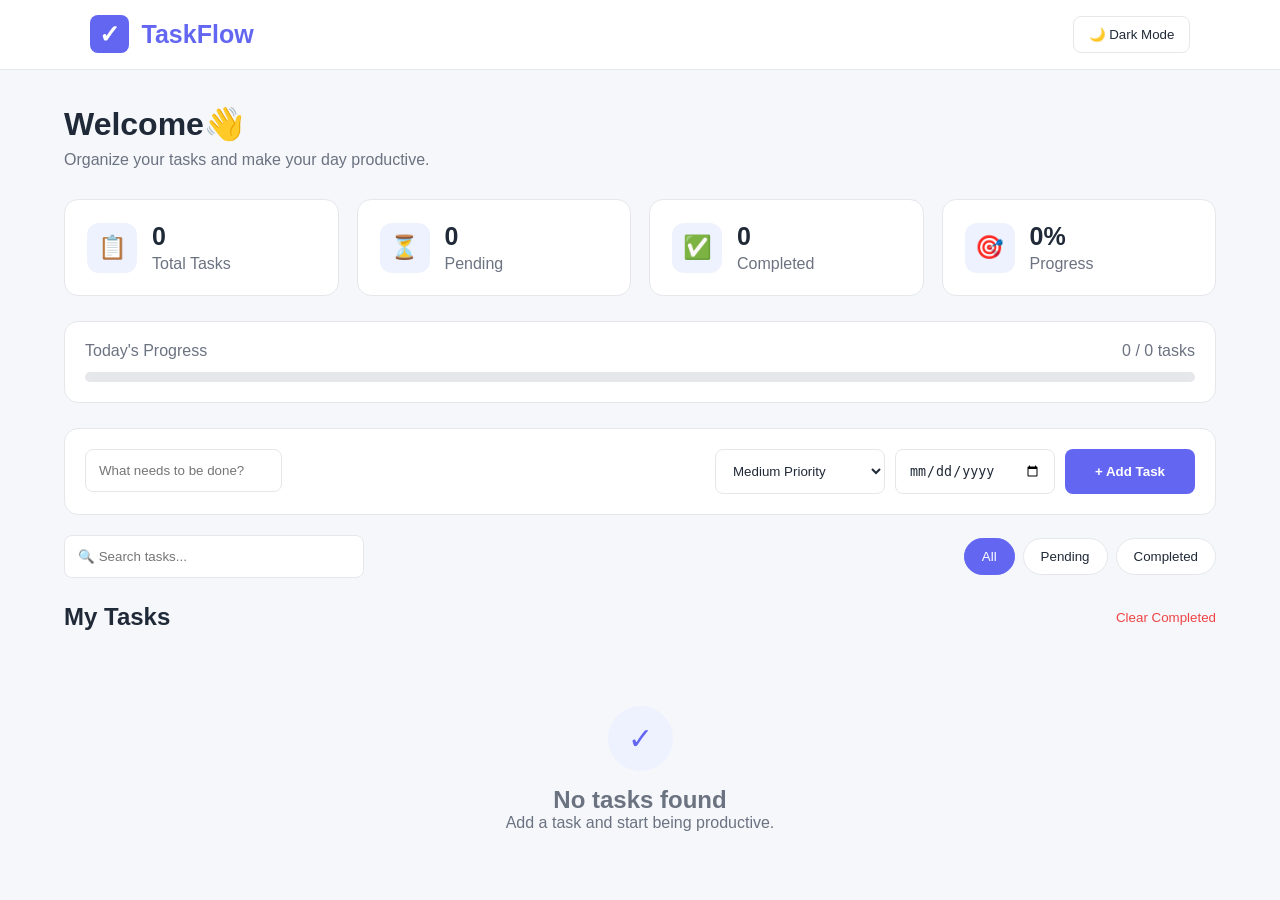
<file: index.html>
<!DOCTYPE html>
<html lang="en">

<head>
    <meta charset="UTF-8">
    <meta name="viewport" content="width=device-width, initial-scale=1.0">

    <title>TaskFlow </title>

    <link rel="stylesheet" href="to.css">
</head>

<body>

    <!-- ================= HEADER ================= -->

    <header class="topbar">

        <div class="logo">
            <span>✓</span>
            TaskFlow
        </div>

        <button id="themeBtn" onclick="toggleTheme()">
            🌙 Dark Mode
        </button>

    </header>


    <!-- ================= MAIN ================= -->

    <main class="container">

        <!-- Welcome -->

        <section class="welcome">

            <div>
                <h1>Welcome👋</h1>

                <p>
                    Organize your tasks and make your day productive.
                </p>
            </div>

        </section>


        <!-- ================= DASHBOARD ================= -->

        <section class="dashboard">

            <div class="stat-card">

                <div class="stat-icon">📋</div>

                <div>
                    <h3 id="totalTasks">0</h3>
                    <p>Total Tasks</p>
                </div>

            </div>


            <div class="stat-card">

                <div class="stat-icon">⏳</div>

                <div>
                    <h3 id="pendingTasks">0</h3>
                    <p>Pending</p>
                </div>

            </div>


            <div class="stat-card">

                <div class="stat-icon">✅</div>

                <div>
                    <h3 id="completedTasks">0</h3>
                    <p>Completed</p>
                </div>

            </div>


            <div class="stat-card">

                <div class="stat-icon">🎯</div>

                <div>
                    <h3 id="progressPercent">0%</h3>
                    <p>Progress</p>
                </div>

            </div>

        </section>


        <!-- ================= PROGRESS ================= -->

        <section class="progress-section">

            <div class="progress-header">

                <span>Today's Progress</span>

                <span id="progressText">0 / 0 tasks</span>

            </div>

            <div class="progress-bar">

                <div id="progressFill"></div>

            </div>

        </section>


        <!-- ================= ADD TASK ================= -->

        <section class="add-section">

            <div class="input-wrapper">

                <input
                    type="text"
                    id="taskInput"
                    placeholder="What needs to be done?"
                >

            </div>


            <select id="priorityInput">

                <option value="low">Low Priority</option>

                <option value="medium" selected>
                    Medium Priority
                </option>

                <option value="high">
                    High Priority
                </option>

            </select>


            <input
                type="date"
                id="dateInput"
            >


            <button
                class="add-btn"
                onclick="addTask()">

                + Add Task

            </button>

        </section>


        <!-- ================= SEARCH ================= -->

        <section class="tools">

            <input
                type="text"
                id="searchInput"
                placeholder="🔍 Search tasks..."
                oninput="displayTasks()"
            >


            <div class="filters">

                <button
                    class="filter active"
                    onclick="filterTasks('all', this)">
                    All
                </button>

                <button
                    class="filter"
                    onclick="filterTasks('pending', this)">
                    Pending
                </button>

                <button
                    class="filter"
                    onclick="filterTasks('completed', this)">
                    Completed
                </button>

            </div>

        </section>


        <!-- ================= TASK LIST ================= -->

        <section>

            <div class="list-header">

                <h2>My Tasks</h2>

                <button
                    class="clear-btn"
                    onclick="clearCompleted()">

                    Clear Completed

                </button>

            </div>


            <div id="taskList"></div>


            <div
                id="emptyMessage"
                class="empty">

                <div class="empty-icon">
                    ✓
                </div>

                <h2>No tasks found</h2>

                <p>
                    Add a task and start being productive.
                </p>

            </div>

        </section>

    </main>


    <!-- ================= EDIT MODAL ================= -->

    <div
        id="editModal"
        class="modal">

        <div class="modal-box">

            <h2>Edit Task</h2>

            <input
                type="text"
                id="editInput"
                placeholder="Task name"
            >


            <div class="modal-buttons">

                <button
                    class="cancel-btn"
                    onclick="closeModal()">

                    Cancel

                </button>


                <button
                    class="save-btn"
                    onclick="saveEdit()">

                    Save Changes

                </button>

            </div>

        </div>

    </div>


    <script src="to.js"></script>

</body>

</html>
</file>
<file: to.css>
/* =========================================
   RESET
========================================= */

* {
    margin: 0;
    padding: 0;
    box-sizing: border-box;
}


/* =========================================
   VARIABLES
========================================= */

:root {

    --primary: #6366f1;
    --primary-dark: #4f46e5;

    --background: #f5f7fb;

    --card: #ffffff;

    --text: #1f2937;

    --muted: #6b7280;

    --border: #e5e7eb;

}


/* =========================================
   BODY
========================================= */

body {

    font-family: Arial, sans-serif;

    background: var(--background);

    color: var(--text);

    min-height: 100vh;

    transition: 0.3s;

}


/* =========================================
   HEADER
========================================= */

.topbar {

    height: 70px;

    background: var(--card);

    border-bottom: 1px solid var(--border);

    display: flex;

    align-items: center;

    justify-content: space-between;

    padding: 0 7%;

}


.logo {

    font-size: 25px;

    font-weight: bold;

    color: var(--primary);

}


.logo span {

    background: var(--primary);

    color: white;

    border-radius: 8px;

    padding: 5px 9px;

    margin-right: 6px;

}


#themeBtn {

    border: 1px solid var(--border);

    background: var(--card);

    color: var(--text);

    padding: 10px 15px;

    border-radius: 8px;

    cursor: pointer;

}


/* =========================================
   CONTAINER
========================================= */

.container {

    width: 90%;

    max-width: 1200px;

    margin: 35px auto;

}


/* =========================================
   WELCOME
========================================= */

.welcome {

    margin-bottom: 30px;

}


.welcome h1 {

    font-size: 32px;

    margin-bottom: 8px;

}


.welcome p {

    color: var(--muted);

}


/* =========================================
   DASHBOARD
========================================= */

.dashboard {

    display: grid;

    grid-template-columns:
        repeat(4, 1fr);

    gap: 18px;

    margin-bottom: 25px;

}


.stat-card {

    background: var(--card);

    border: 1px solid var(--border);

    border-radius: 14px;

    padding: 22px;

    display: flex;

    align-items: center;

    gap: 15px;

}


.stat-icon {

    width: 50px;

    height: 50px;

    border-radius: 12px;

    background: #eef2ff;

    display: flex;

    align-items: center;

    justify-content: center;

    font-size: 23px;

}


.stat-card h3 {

    font-size: 25px;

}


.stat-card p {

    color: var(--muted);

    margin-top: 4px;

}


/* =========================================
   PROGRESS
========================================= */

.progress-section {

    background: var(--card);

    border: 1px solid var(--border);

    border-radius: 14px;

    padding: 20px;

    margin-bottom: 25px;

}


.progress-header {

    display: flex;

    justify-content: space-between;

    margin-bottom: 12px;

    color: var(--muted);

}


.progress-bar {

    width: 100%;

    height: 10px;

    background: #e5e7eb;

    border-radius: 20px;

    overflow: hidden;

}


#progressFill {

    width: 0%;

    height: 100%;

    background: var(--primary);

    transition: 0.4s;

}


/* =========================================
   ADD TASK
========================================= */

.add-section {

    background: var(--card);

    border: 1px solid var(--border);

    border-radius: 14px;

    padding: 20px;

    display: grid;

    grid-template-columns: 1fr 170px 160px 130px;

    gap: 10px;

    margin-bottom: 20px;

}


.add-section input,
.add-section select,
.tools input {

    border: 1px solid var(--border);

    background: var(--card);

    color: var(--text);

    padding: 13px;

    border-radius: 8px;

    outline: none;

}


.add-section input:focus,
.add-section select:focus,
.tools input:focus {

    border-color: var(--primary);

}


.add-btn {

    border: none;

    border-radius: 8px;

    background: var(--primary);

    color: white;

    cursor: pointer;

    font-weight: bold;

}


.add-btn:hover {

    background: var(--primary-dark);

}


/* =========================================
   SEARCH / FILTER
========================================= */

.tools {

    display: flex;

    justify-content: space-between;

    align-items: center;

    gap: 20px;

    margin-bottom: 25px;

}


.tools input {

    width: 300px;

}


.filters {

    display: flex;

    gap: 8px;

}


.filter {

    border: 1px solid var(--border);

    background: var(--card);

    color: var(--text);

    padding: 10px 17px;

    border-radius: 20px;

    cursor: pointer;

}


.filter.active,
.filter:hover {

    background: var(--primary);

    color: white;

    border-color: var(--primary);

}


/* =========================================
   LIST HEADER
========================================= */

.list-header {

    display: flex;

    justify-content: space-between;

    align-items: center;

    margin-bottom: 15px;

}


.clear-btn {

    border: none;

    background: transparent;

    color: #ef4444;

    cursor: pointer;

}


/* =========================================
   TASK
========================================= */

.task {

    background: var(--card);

    border: 1px solid var(--border);

    border-radius: 12px;

    padding: 17px;

    margin-bottom: 12px;

    display: flex;

    align-items: center;

    gap: 15px;

    transition: 0.2s;

}


.task:hover {

    transform: translateY(-2px);

}


.task-checkbox {

    width: 20px;

    height: 20px;

    cursor: pointer;

}


.task-content {

    flex: 1;

}


.task-title {

    font-size: 16px;

    font-weight: bold;

    margin-bottom: 8px;

}


.task.completed .task-title {

    text-decoration: line-through;

    color: var(--muted);

}


.task-info {

    display: flex;

    gap: 8px;

    align-items: center;

    flex-wrap: wrap;

}


.priority {

    padding: 4px 9px;

    border-radius: 20px;

    font-size: 11px;

    font-weight: bold;

}


.priority.high {

    background: #fee2e2;

    color: #dc2626;

}


.priority.medium {

    background: #fef3c7;

    color: #d97706;

}


.priority.low {

    background: #dcfce7;

    color: #16a34a;

}


.date {

    color: var(--muted);

    font-size: 12px;

}


/* =========================================
   ACTION BUTTONS
========================================= */

.actions {

    display: flex;

    gap: 7px;

}


.actions button {

    border: none;

    padding: 8px 11px;

    border-radius: 7px;

    cursor: pointer;

}


.edit {

    background: #eef2ff;

    color: var(--primary);

}


.delete {

    background: #fee2e2;

    color: #dc2626;

}


/* =========================================
   EMPTY
========================================= */

.empty {

    text-align: center;

    padding: 60px 20px;

    color: var(--muted);

}


.empty-icon {

    width: 65px;

    height: 65px;

    margin: auto auto 15px;

    background: #eef2ff;

    color: var(--primary);

    border-radius: 50%;

    display: flex;

    align-items: center;

    justify-content: center;

    font-size: 30px;

}


/* =========================================
   MODAL
========================================= */

.modal {

    display: none;

    position: fixed;

    inset: 0;

    background: rgba(0,0,0,0.5);

    align-items: center;

    justify-content: center;

    padding: 20px;

}


.modal.show {

    display: flex;

}


.modal-box {

    width: 100%;

    max-width: 450px;

    background: var(--card);

    padding: 25px;

    border-radius: 15px;

}


.modal-box h2 {

    margin-bottom: 20px;

}


.modal-box input {

    width: 100%;

    padding: 13px;

    border: 1px solid var(--border);

    border-radius: 8px;

    outline: none;

    background: var(--card);

    color: var(--text);

}


.modal-buttons {

    display: flex;

    justify-content: flex-end;

    gap: 10px;

    margin-top: 20px;

}


.cancel-btn,
.save-btn {

    border: none;

    padding: 10px 16px;

    border-radius: 8px;

    cursor: pointer;

}


.cancel-btn {

    background: #eee;

}


.save-btn {

    background: var(--primary);

    color: white;

}


/* =========================================
   DARK MODE
========================================= */

body.dark {

    --background: #111827;

    --card: #1f2937;

    --text: #f9fafb;

    --muted: #9ca3af;

    --border: #374151;

}


body.dark .stat-icon {

    background: #312e81;

}


body.dark .cancel-btn {

    background: #374151;

    color: white;

}


/* =========================================
   RESPONSIVE
========================================= */

@media (max-width: 900px) {

    .dashboard {

        grid-template-columns:
            repeat(2, 1fr);

    }


    .add-section {

        grid-template-columns: 1fr 1fr;

    }

}


@media (max-width: 650px) {

    .topbar {

        padding: 0 5%;

    }


    .container {

        width: 94%;

    }


    .dashboard {

        grid-template-columns: 1fr 1fr;

    }


    .add-section {

        grid-template-columns: 1fr;

    }


    .tools {

        flex-direction: column;

        align-items: stretch;

    }


    .tools input {

        width: 100%;

    }


    .filters {

        justify-content: center;

    }


    .task {

        align-items: flex-start;

    }


    .actions {

        flex-direction: column;

    }


    .welcome h1 {

        font-size: 26px;

    }

}


@media (max-width: 400px) {

    .dashboard {

        grid-template-columns: 1fr;

    }

}
</file>
